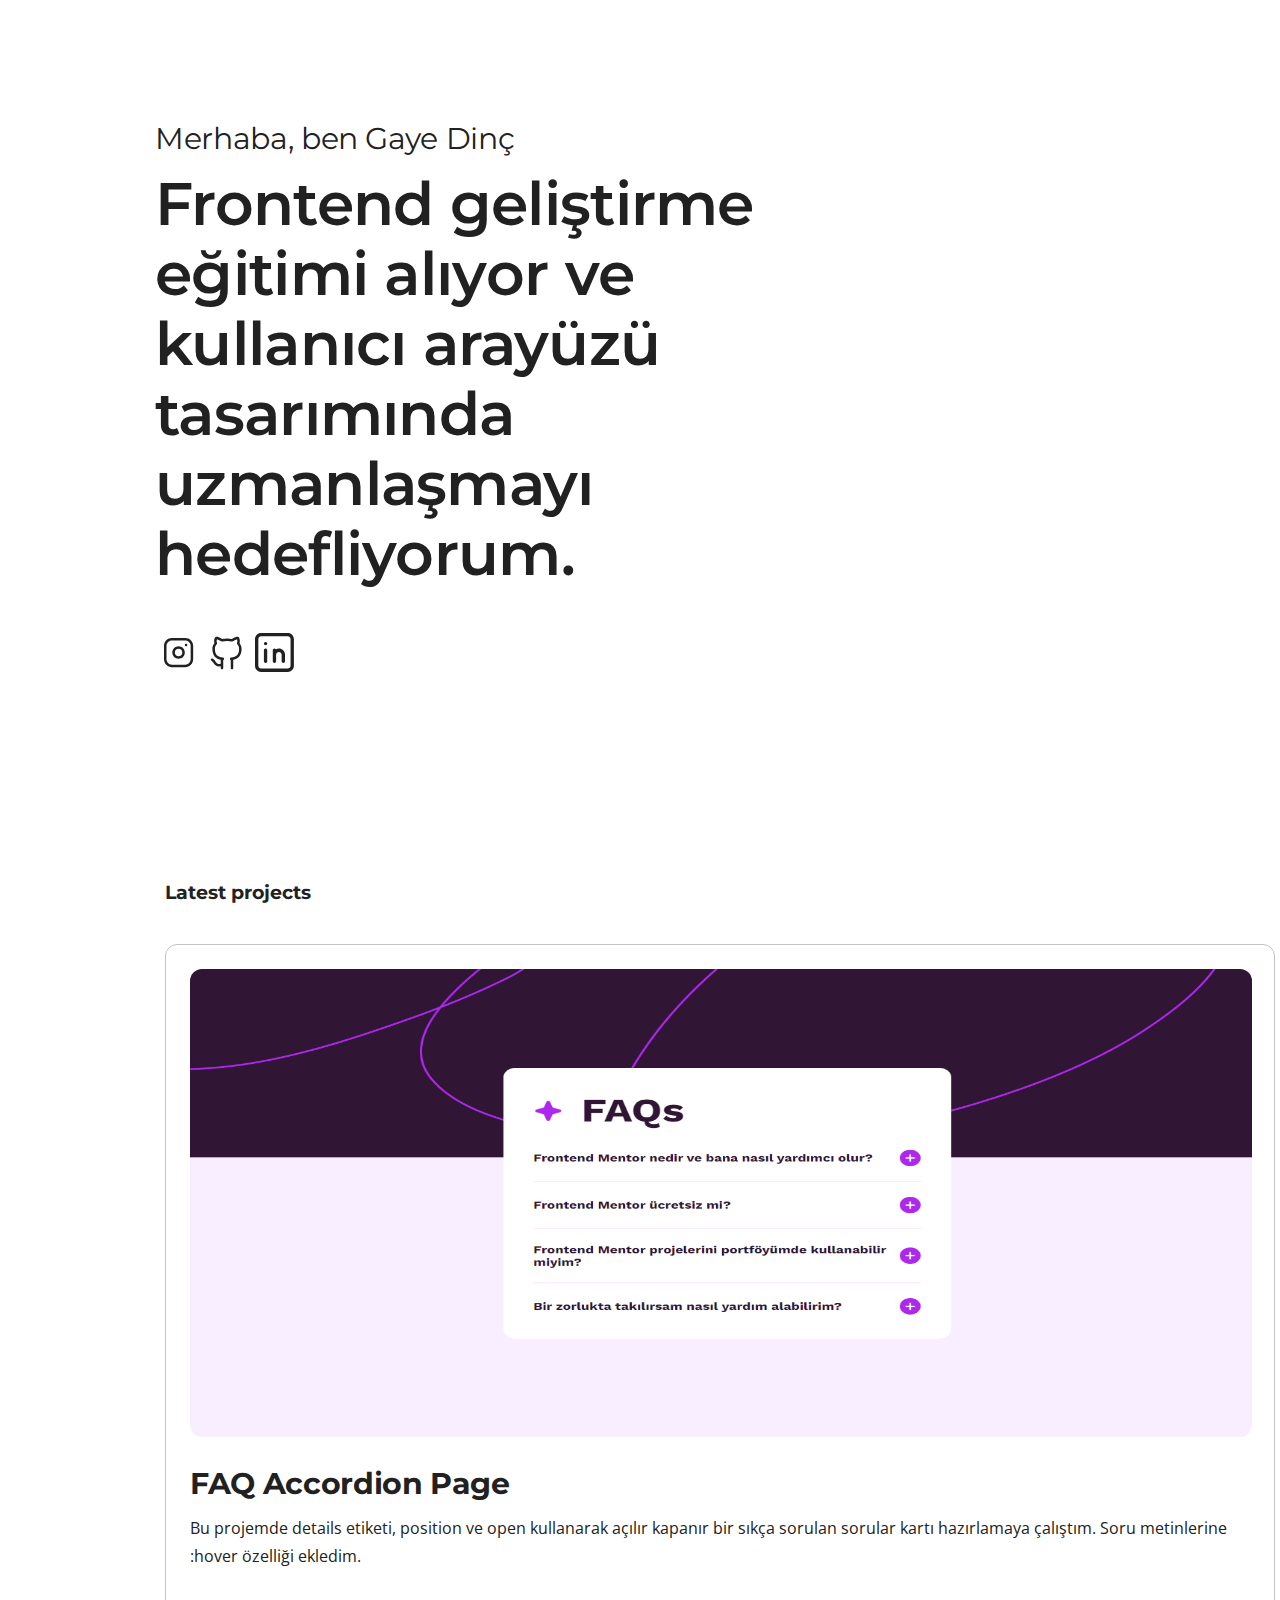
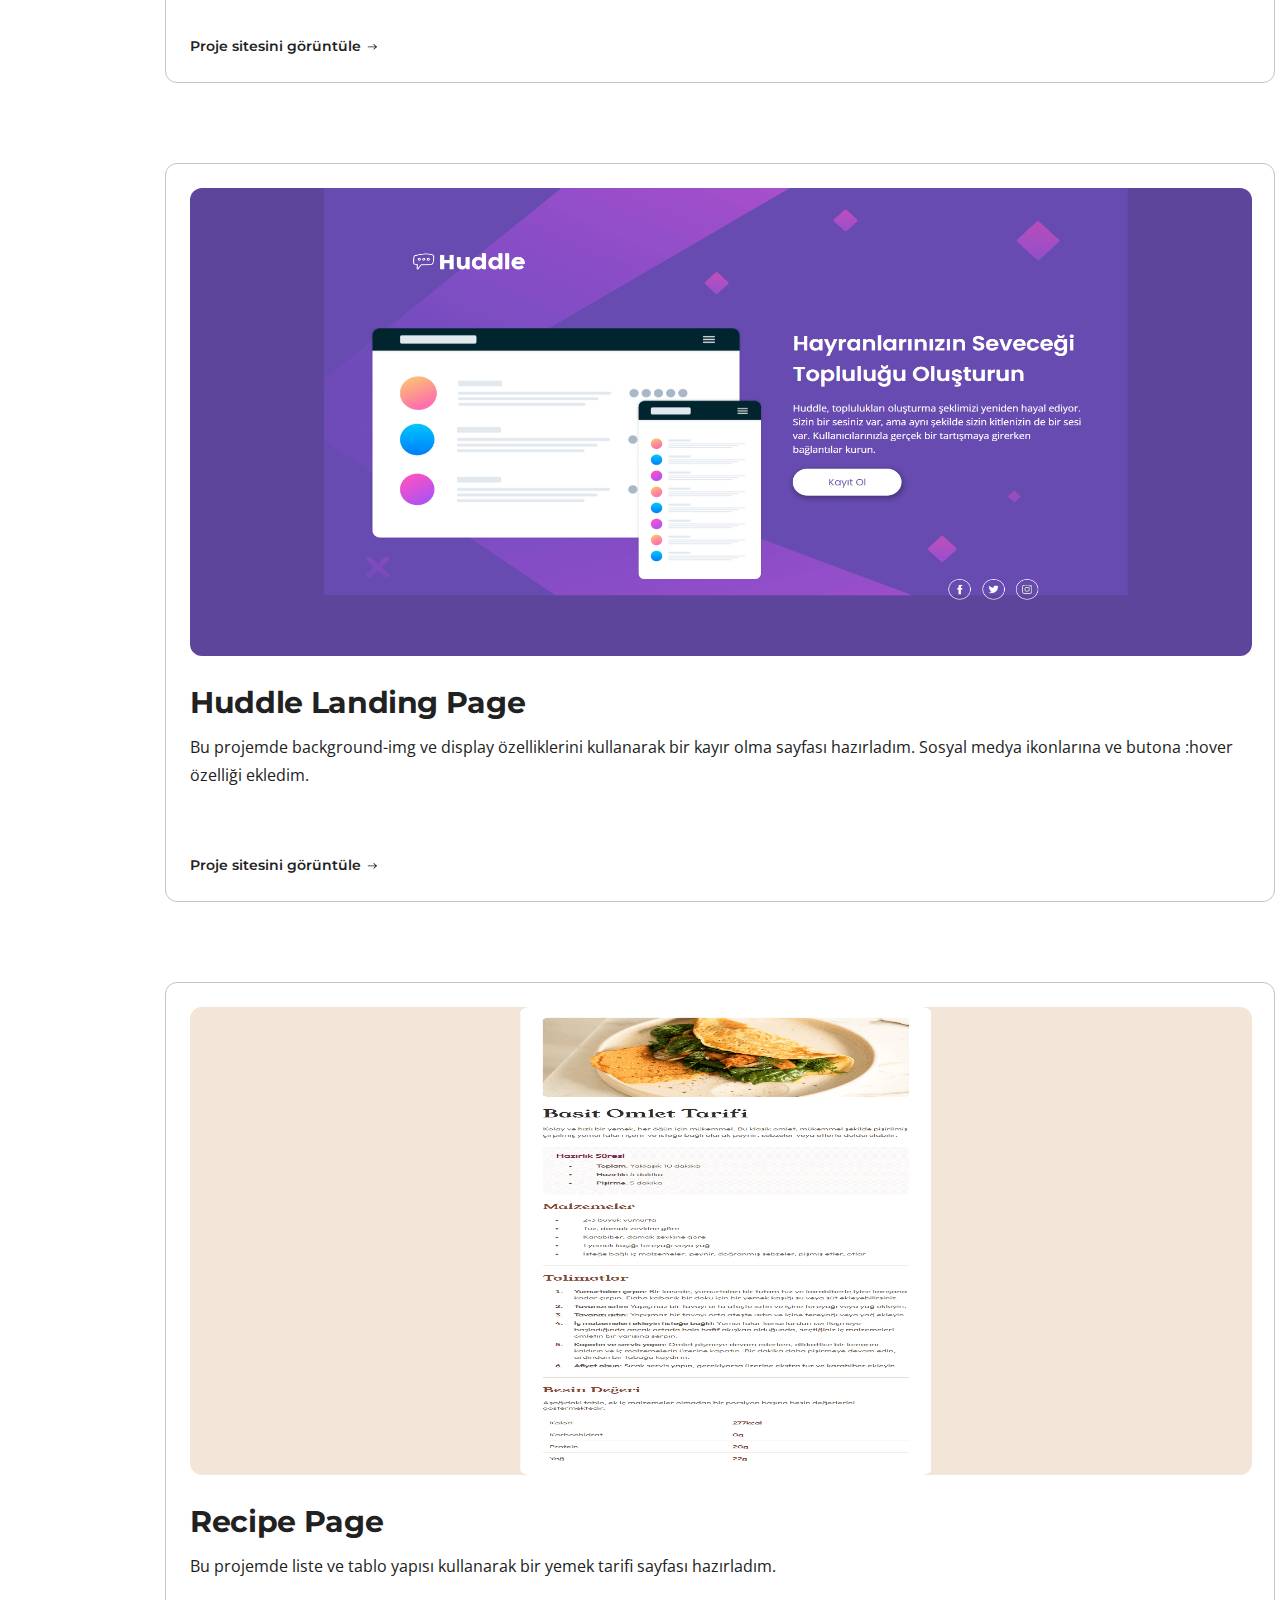
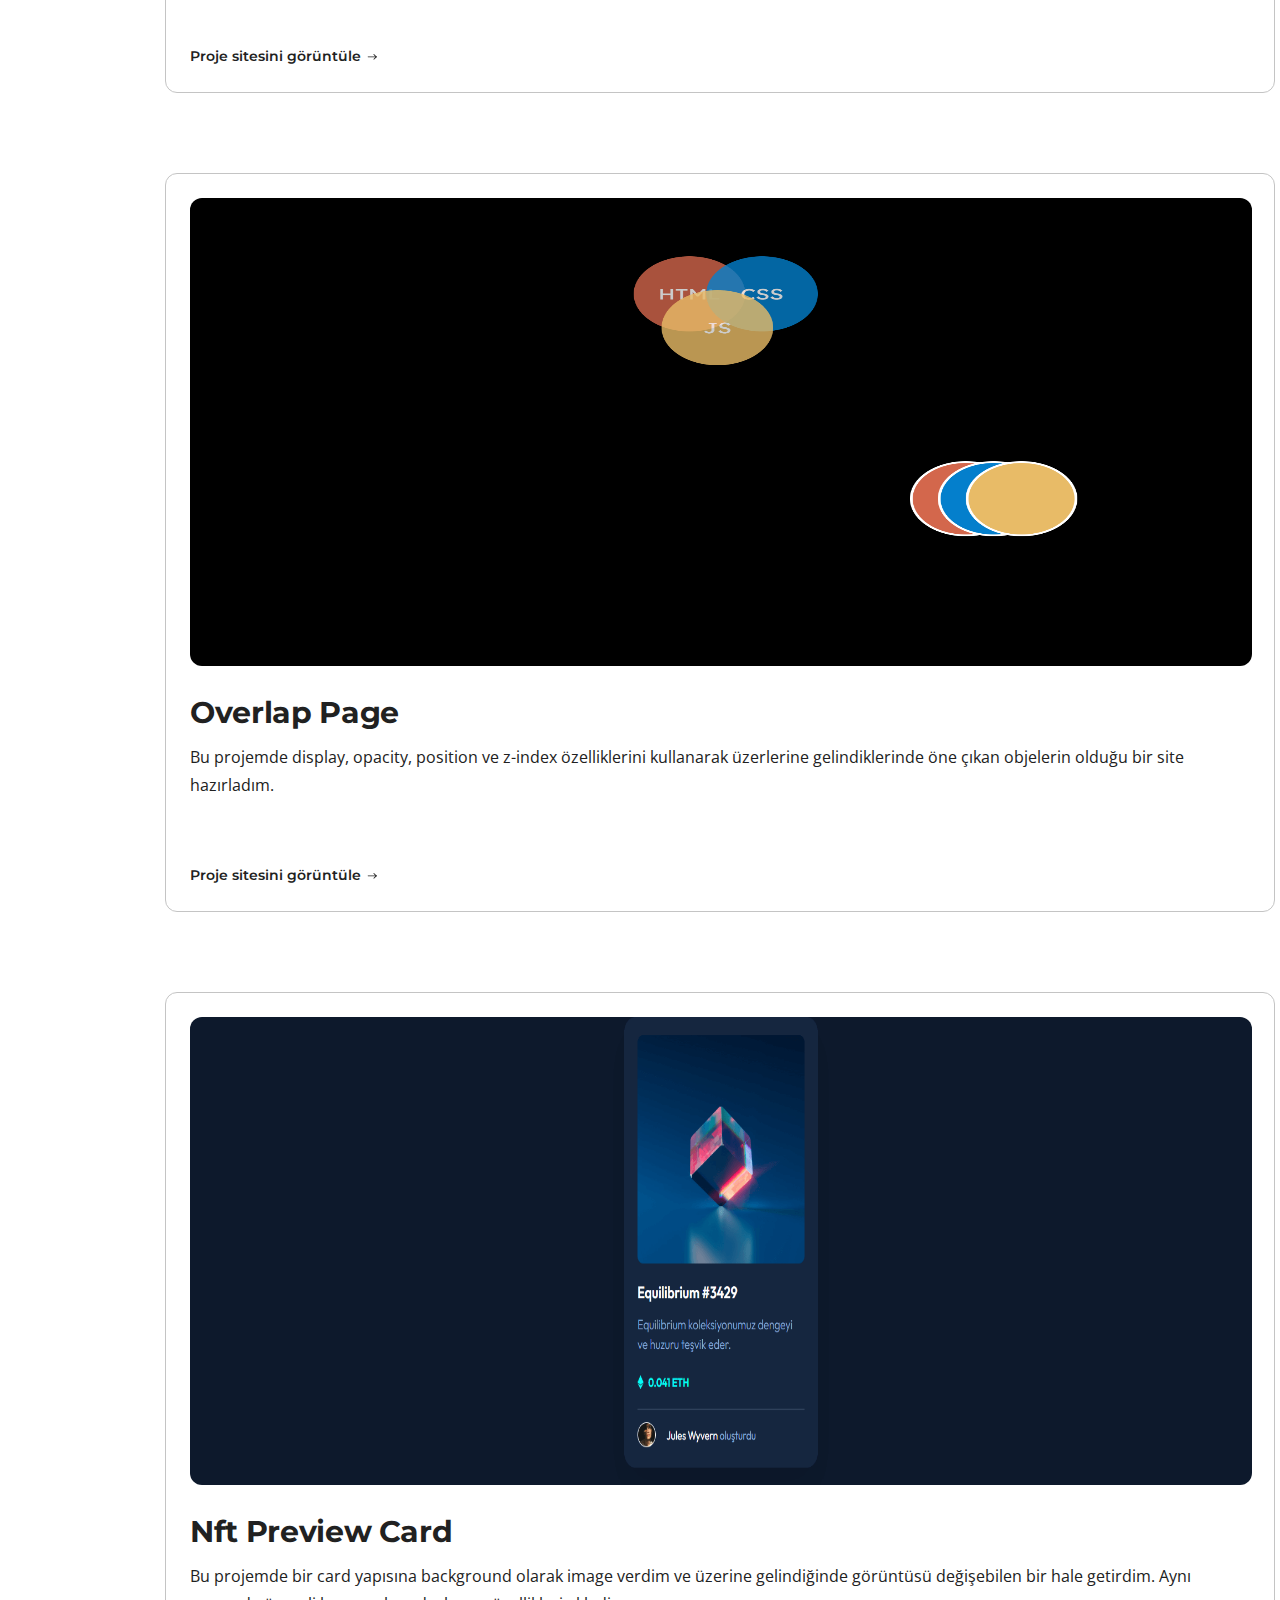
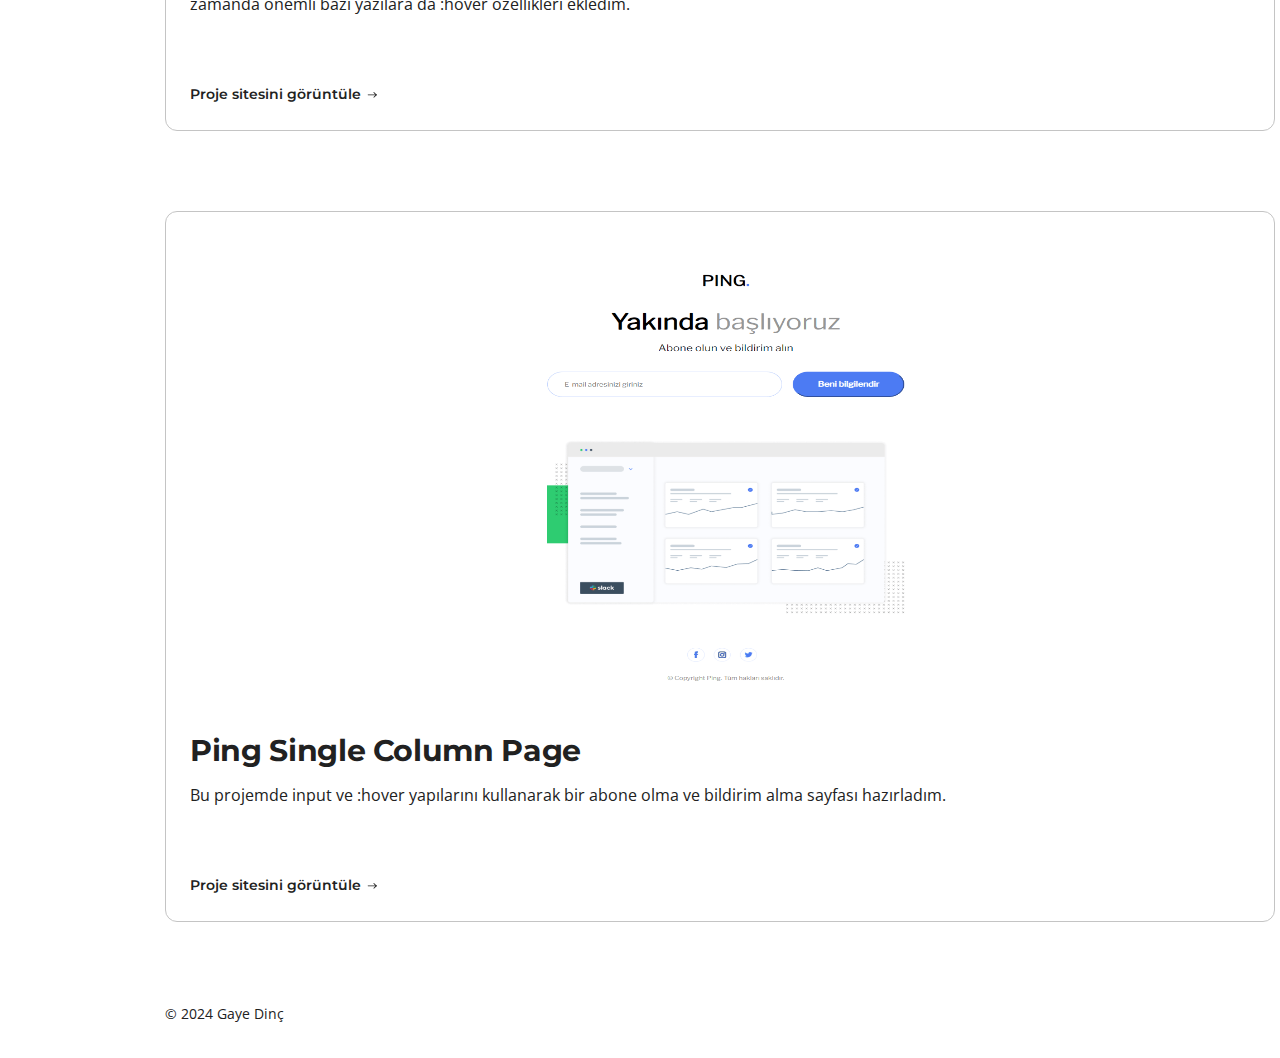
<file: index.html>
<!DOCTYPE html>
<html lang="tr">
  <head>
    <meta charset="UTF-8" />
    <meta name="viewport" content="width=device-width, initial-scale=1.0" />
    <link rel="preconnect" href="https://fonts.googleapis.com" />
    <link rel="preconnect" href="https://fonts.gstatic.com" crossorigin />
    <link
      href="https://fonts.googleapis.com/css2?family=Open+Sans&display=swap"
      rel="stylesheet"
    />
    <link rel="preconnect" href="https://fonts.googleapis.com" />
    <link rel="preconnect" href="https://fonts.gstatic.com" crossorigin />
    <link
      href="https://fonts.googleapis.com/css2?family=Montserrat:wght@100..900&family=Open+Sans&display=swap"
      rel="stylesheet"
    />
    <link rel="stylesheet" href="assets/css/portfolyo.css" />
    <title>Portfolyo</title>
  </head>
  <body>
    <div class="main-content">
      <!-- Header Başlangıç -->
      <div class="header">
        <div class="header-inner">
          <h1>Merhaba, ben Gaye Dinç</h1>
          <p>
            Frontend geliştirme eğitimi alıyor ve kullanıcı arayüzü tasarımında
            uzmanlaşmayı hedefliyorum.
          </p>
          <div class="header-icons">
            <a
              href="https://www.instagram.com/gayeedinc?igsh=YzU5N2Z6cHY2bXJl"
              target="_blank"
              ><img src="assets/img/instagram-logo.svg" alt="Instagram Logo"
            /></a>
            <a href="https://github.com/gayedinc" target="_blank"
              ><img src="assets/img/github-logo.svg" alt="Github Logo"
            /></a>
            <a href="https://www.linkedin.com/in/gayedinc/" target="_blank"
              ><img src="assets/img/linkedin-logo.svg" alt="Linkedin Logo"
            /></a>
          </div>
        </div>
      </div>
      <!-- Header Bitiş -->
      <!-- Projeler Başlangıç -->
      <div class="latest-projects">
        <div class="latest-projects-inner">
          <h3>Latest projects</h3>
          <div class="project-all">
           <div class="project-items">
              <img
                src="assets/img/faq-accordion-one-khaki.vercel.app_.png"
                alt="FAQ Accordion Page"
              />
              <div class="project-text">
                <h4>FAQ Accordion Page</h4>
                <p>
                  Bu projemde details etiketi, position ve open kullanarak
                  açılır kapanır bir sıkça sorulan sorular kartı hazırlamaya
                  çalıştım. Soru metinlerine :hover özelliği ekledim.
                </p>
                <a
                  href="https://faq-accordion-one-khaki.vercel.app/"
                  target="_blank"
                  >Proje sitesini görüntüle
                  <img src="assets/img/right-icon.svg" alt="Right Icon" />
                </a>
              </div>
            </div>

            <div class="project-items">
              <img
                src="assets/img/huddle-landing-page-lake-nine.vercel.app_.png"
                alt="Huddle Landing Page"
              />
              <div class="project-text">
                <h4>Huddle Landing Page</h4>
                <p>
                  Bu projemde background-img ve display özelliklerini kullanarak bir kayır olma sayfası hazırladım.
                  Sosyal medya ikonlarına ve butona :hover özelliği ekledim.
                </p>
                <a
                  href="https://huddle-landing-page-lake-nine.vercel.app/"
                  target="_blank"
                  >Proje sitesini görüntüle
                  <img src="assets/img/right-icon.svg" alt="Right Icon" />
                </a>
              </div>
            </div>

            <div class="project-items">
              <img
                src="assets/img/recipe-page-seven-kappa.vercel.app_.png"
                alt="Recipe Page"
              />
              <div class="project-text">
                <h4>Recipe Page</h4>
                <p>
                  Bu projemde liste ve tablo yapısı kullanarak bir yemek tarifi sayfası hazırladım.
                </p>
                <a
                  href="https://recipe-page-seven-kappa.vercel.app/"
                  target="_blank"
                  >Proje sitesini görüntüle
                  <img src="assets/img/right-icon.svg" alt="Right Icon" />
                </a>
              </div>
            </div>

            <div class="project-items">
              <img
                src="assets/img/overlap-zchn.vercel.app_.png"
                alt="Overlap Page"
              />
              <div class="project-text">
                <h4>Overlap Page</h4>
                <p>
                  Bu projemde display, opacity, position ve z-index özelliklerini kullanarak üzerlerine gelindiklerinde öne çıkan objelerin olduğu bir site hazırladım.
                </p>
                <a
                  href="https://overlap-zchn.vercel.app/"
                  target="_blank"
                  >Proje sitesini görüntüle
                  <img src="assets/img/right-icon.svg" alt="Right Icon" />
                </a>
              </div>
            </div>

            <div class="project-items">
              <img
                src="assets/img/nft-preview-card-sage-chi.vercel.app_.png"
                alt="Nft Preview Card"
              />
              <div class="project-text">
                <h4>Nft Preview Card</h4>
                <p>
                  Bu projemde bir card yapısına background olarak image verdim ve üzerine gelindiğinde görüntüsü değişebilen bir hale getirdim. Aynı zamanda önemli bazı yazılara da :hover özellikleri ekledim.
                </p>
                <a
                  href="https://nft-preview-card-sage-chi.vercel.app/"
                  target="_blank"
                  >Proje sitesini görüntüle
                  <img src="assets/img/right-icon.svg" alt="Right Icon" />
                </a>
              </div>
            </div>

            <div class="project-items">
              <img
                src="assets/img/ping-single-column-page-dusky.vercel.app_.png"
                alt="Ping Single Column Page"
              />
              <div class="project-text">
                <h4>Ping Single Column Page</h4>
                <p>
                  Bu projemde input ve :hover yapılarını kullanarak bir abone olma ve bildirim alma sayfası hazırladım.
                </p>
                <a
                  href="https://ping-single-column-page-dusky.vercel.app/"
                  target="_blank"
                  >Proje sitesini görüntüle
                  <img src="assets/img/right-icon.svg" alt="Right Icon" />
                </a>
              </div>
            </div>

          </div>
        </div>
      </div>
      <!-- Projeler Bitiş -->
      <!-- Footer Başlangıç -->

      <footer>
        <p>© 2024 Gaye Dinç</p>
      </footer>

      <!-- Footer Bitiş -->

  </body>
</html>
</file>
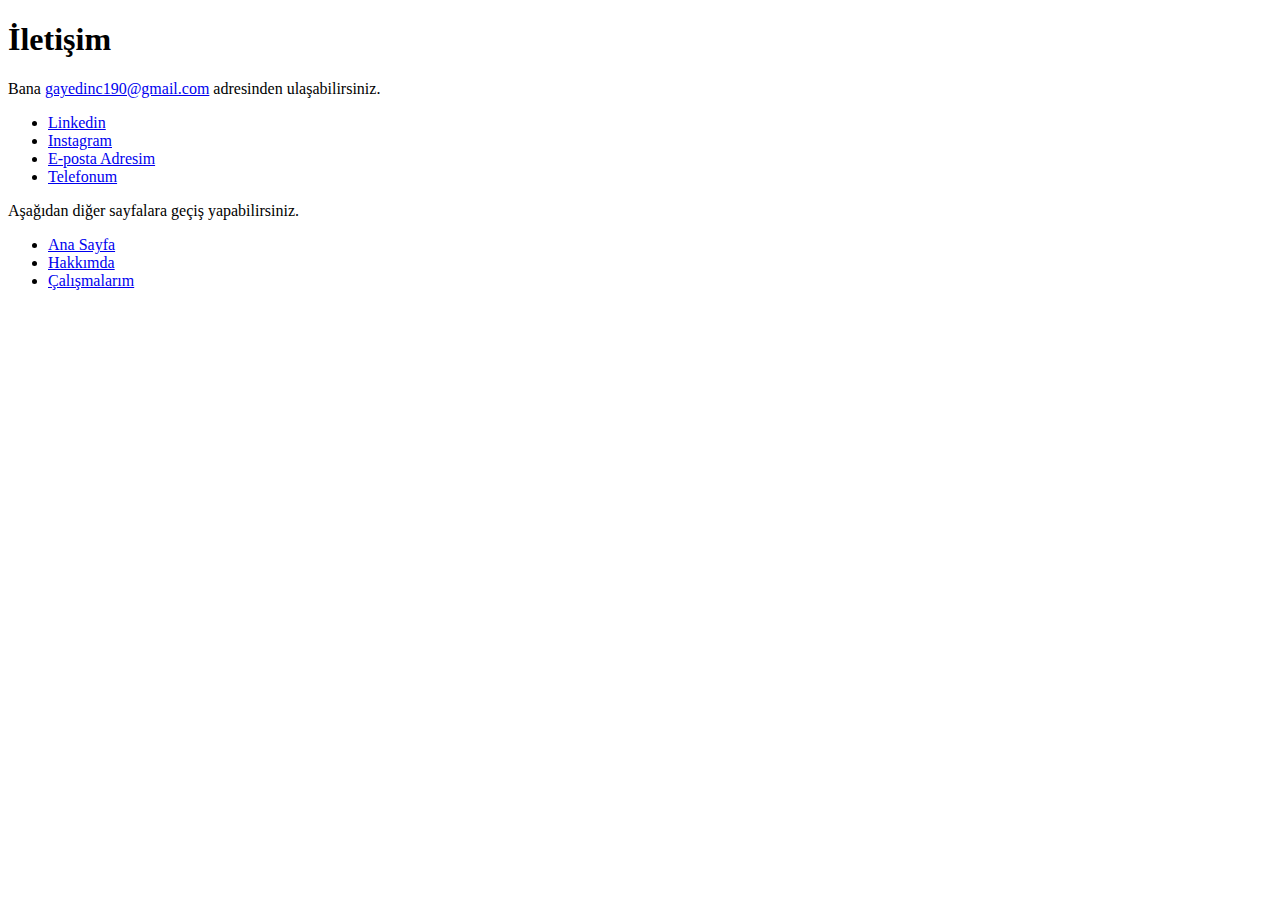
<file: iletisim.html>
<!DOCTYPE html>
<html lang="tr">
<head>
  <meta charset="UTF-8">
  <meta name="viewport" content="width=device-width, initial-scale=1.0">
  <title>İletişim</title>
</head>
<body>
  <h1>İletişim</h1>

  <p>Bana <a href="mailto:gayedinc190@gmail.com">gayedinc190@gmail.com</a> adresinden ulaşabilirsiniz.</p>

  <ul>
    <li><a href="https://www.linkedin.com/in/gayedinc/" target="_blank">Linkedin</a></li>
    <li><a href="https://www.instagram.com/gayeedinc/" target="_blank">Instagram</a></li>
    <li><a href="mailto:gayedinc190@gmail.com" target="_blank">E-posta Adresim</a></li>
    <li><a href="#">Telefonum</a></li>
  </ul>

  <p>Aşağıdan diğer sayfalara geçiş yapabilirsiniz.</p>

  <ul>
    <li><a href="index.html">Ana Sayfa</a></li>
    <li><a href="hakkimda.html">Hakkımda</a></li>
    <li><a href="calismalarim.html">Çalışmalarım</a></li>
  </ul>

</body>
</html>
</file>
<file: assets/css/portfolyo.css>
* {
  box-sizing: border-box;
  margin: 0;
}

.main-content {
  color: #212121;
}

.header-inner {
  padding-block: 120px;
  padding-left: 155px;
  padding-right: 411px;
  font-family: "Montserrat", sans-serif;
}

.header-inner h1 {
  font-size: 30px;
  font-weight: 400;
  line-height: 37px;
  letter-spacing: -0.3499999940395355px;
  margin-bottom: 12px;
}

.header-inner p {
  font-size: 60px;
  font-weight: 600;
  line-height: 70px;
  letter-spacing: -0.699999988079071px;
  margin-bottom: 40px;
}

.header-icons {
  display: flex;
  padding-right: 666px;
}

.header-icons img {
  width: 48px;
  height: 48px;
  padding: 4px;
}

.latest-projects-inner {
  margin-inline: 165px;
  margin-block: 80px;
}

.latest-projects-inner h3 {
  margin-bottom: 40px;
}

.latest-projects {
  font-family: "Montserrat", sans-serif;
}

.project-items {
  width: 1110px;
  margin-bottom: 80px;
}

.project-items img {
  width: 1062px;
  height: 468px;
  gap: 0px;
  border-radius: 12px;
}

.project-items {
  padding: 24px;
  gap: 10px;
  border-radius: 12px;
  border: 1px solid #c4c4c4;
}

.project-text {
  text-align: left;
  display: inline-block;
  margin-top: 24px;
}

.project-text img {
  width: 14px;
  height: 14px;
  vertical-align: middle;
}

.project-text h4 {
  font-size: 30px;
  font-weight: 700;
  line-height: 37px;
  letter-spacing: -0.3499999940395355px;
  margin-bottom: 12px;
}

.project-text p {
  font-family: "Open Sans", sans-serif;
  font-size: 16px;
  font-weight: 400;
  line-height: 28px;
  margin-bottom: 64px;
}

.project-text a {
  text-decoration: none;
  font-size: 14px;
  font-weight: 600;
  line-height: 24px;
  color: #212121;
  text-align: center;
  vertical-align: middle;
}

footer p {
  font-family: "Open Sans", sans-serif;
  font-size: 14px;
  font-weight: 400;
  line-height: 24px;
  margin-left: 165px;
  margin-bottom: 32px;
}
</file>
